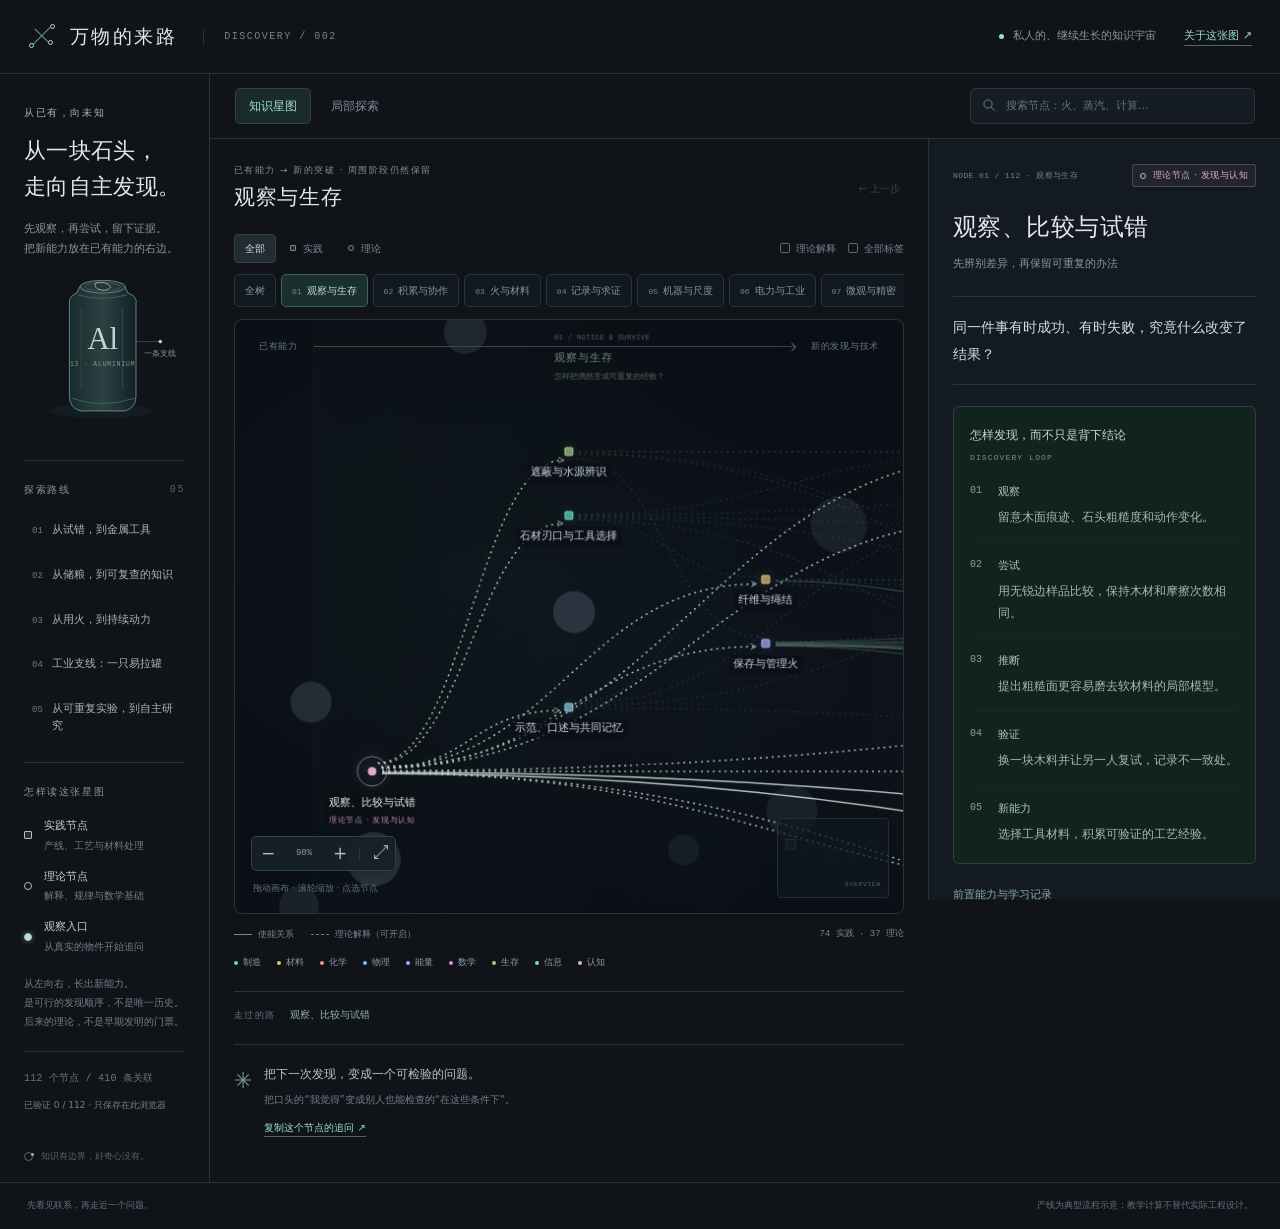
<file: index.html>
<!doctype html>
<html lang="zh-CN">
<head>
  <meta charset="utf-8">
  <meta name="viewport" content="width=device-width, initial-scale=1">
  <meta name="description" content="从原始工具出发，向右发展农业、制造、科学、电力、计算与智能。带前置能力和验证环节的可探索科技树。">
  <meta name="theme-color" content="#101419">
  <title>万物的来路 · 从石器到自主发现</title>
  <link rel="stylesheet" href="vendor/katex/katex.min.css">
  <link rel="stylesheet" href="style.css?v=atlas-2">
  <script defer src="vendor/katex/katex.min.js"></script>
  <script defer src="vendor/katex/contrib/mhchem.min.js"></script>
  <script defer src="vendor/katex/contrib/auto-render.min.js"></script>
  <script defer src="knowledge.js?v=atlas-2"></script>
  <script defer src="app.js?v=atlas-2"></script>
</head>
<body>
  <header class="masthead">
    <a class="brand-lockup" href="#observation-test" aria-label="万物的来路，回到观察与试验"><span class="brand-mark" aria-hidden="true"><i></i><i></i><i></i></span><span class="brand">万物的来路</span><span class="edition">DISCOVERY / 002</span></a>
    <div class="masthead-right"><span class="local-note"><i></i> 私人的、继续生长的知识宇宙</span><a href="README.md" target="_blank" class="text-link">关于这张图 ↗</a></div>
  </header>
  <main class="workspace">
    <aside class="rail">
      <p class="eyebrow">从已有，向未知</p>
      <h1>从一块石头，<br>走向自主发现。</h1>
      <p class="intro">先观察，再尝试，留下证据。<br>把新能力放在已有能力的右边。</p>
      <div class="specimen" aria-hidden="true">
        <svg viewBox="0 0 190 190">
          <defs><linearGradient id="metal" x1="0" x2="1"><stop offset="0" stop-color="#162b2d"/><stop offset=".5" stop-color="#2d4242"/><stop offset="1" stop-color="#122127"/></linearGradient></defs>
          <ellipse cx="91" cy="161" rx="57" ry="8" fill="#65d8be" opacity=".04"/>
          <path d="M56 42 Q55 34 64 30 L68 22 L117 22 L121 30 Q132 34 130 42 L130 145 Q130 157 118 161 L68 161 Q56 157 56 145Z" fill="url(#metal)" stroke="#7a9b96" stroke-width=".9"/>
          <ellipse cx="93" cy="23" rx="25" ry="7" fill="#243638" stroke="#7a9b96" stroke-width=".9"/>
          <ellipse cx="93" cy="23" rx="20" ry="4.5" fill="none" stroke="#496563" stroke-width=".7"/>
          <path d="M85 19 Q96 16 102 23 Q98 29 89 26 Q83 24 85 19Z" fill="none" stroke="#90b4ac"/>
          <path d="M59 147 Q91 159 128 147 M65 32 Q92 40 120 32" fill="none" stroke="#496563"/>
          <path d="M69 46 L69 137 M115 46 L115 137" stroke="#5b7874" stroke-width=".7" opacity=".5"/>
          <text x="93" y="92" text-anchor="middle" class="can-word">Al</text>
          <text x="93" y="111" text-anchor="middle" class="can-caption">13 · ALUMINIUM</text>
          <path d="M131 84 H155" stroke="#496563" stroke-width=".7"/><circle cx="157" cy="84" r="2" fill="#8ce3c4"/>
          <text x="157" y="100" text-anchor="middle" class="can-label">一条支线</text>
        </svg>
      </div>
      <div class="rail-section"><p class="eyebrow">探索路线 <span id="route-count"></span></p><nav id="routes" aria-label="探索路径"></nav></div>
      <div class="rail-section reading-guide">
        <p class="eyebrow">怎样读这张星图</p>
        <div class="guide-item"><i class="legend-shape practice"></i><div><strong>实践节点</strong><span>产线、工艺与材料处理</span></div></div>
        <div class="guide-item"><i class="legend-shape theory"></i><div><strong>理论节点</strong><span>解释、规律与数学基础</span></div></div>
        <div class="guide-item"><i class="legend-shape object"></i><div><strong>观察入口</strong><span>从真实的物件开始追问</span></div></div>
        <p class="small direction-note">从左向右，长出新能力。<br>是可行的发现顺序，不是唯一历史。<br>后来的理论，不是早期发明的门票。</p>
      </div>
      <div class="tree-count" id="tree-count"></div>
      <div class="progress-count" id="progress-count"></div>
      <div class="rail-bottom"><span class="tiny-orbit"></span><span>知识有边界，好奇心没有。</span></div>
    </aside>
    <section class="exploration" aria-label="知识星图与节点内容">
      <div class="explore-bar">
        <div class="view-switch" role="group" aria-label="图的范围"><button type="button" id="atlas-view" aria-pressed="true">知识星图</button><button type="button" id="focus-view" aria-pressed="false">局部探索</button></div>
        <div class="search-wrap"><svg viewBox="0 0 20 20" aria-hidden="true"><circle cx="8" cy="8" r="5.5"/><path d="m12 12 5 5"/></svg><label class="sr-only" for="search">找一个节点</label><input id="search" type="search" placeholder="搜索节点：火、蒸汽、计算…" autocomplete="off"><div id="search-results" hidden></div></div>
      </div>
      <div class="content-split">
        <div class="map-panel">
          <div class="map-title"><div><p class="eyebrow" id="map-kicker">新能力向右展开</p><h2 id="map-title">从原始能力，到自主发现</h2></div><button type="button" class="quiet-button" id="back" disabled>← 上一步</button></div>
          <div class="map-toolbar">
            <div class="type-switch" role="group" aria-label="按节点性质高亮"><button data-filter="all" aria-pressed="true">全部</button><button data-filter="practice" aria-pressed="false"><i class="legend-shape practice"></i>实践</button><button data-filter="theory" aria-pressed="false"><i class="legend-shape theory"></i>理论</button></div>
            <div class="map-toggles"><button class="label-toggle" id="toggle-explanations" aria-pressed="false">理论解释</button><button class="label-toggle" id="toggle-labels" aria-pressed="false">全部标签</button></div>
          </div>
          <nav id="stage-nav" class="stage-nav" aria-label="探索科技树的不同阶段"></nav>
          <div id="graph" tabindex="0" aria-label="从左向右的知识星图，可拖动与缩放，使用 Tab 选择节点">
            <div class="map-axis" aria-hidden="true"><span>已有能力</span><span class="axis-line"></span><span>新的发现与技术</span></div>
            <div id="universe"><svg id="starfield" aria-hidden="true"></svg><div id="regions" aria-hidden="true"></div><svg id="edges" aria-hidden="true"></svg><div id="node-layout"></div></div>
            <div class="canvas-hint" id="canvas-hint">拖动画布 · 滚轮缩放 · 点选节点</div>
            <div class="map-controls" role="group" aria-label="星图缩放"><button id="zoom-out" aria-label="缩小">−</button><output id="zoom-value">100%</output><button id="zoom-in" aria-label="放大">+</button><span></span><button id="fit-map" aria-label="适配全图" title="适配全图">⤢</button></div>
            <div class="minimap" aria-label="星图导航"><svg id="minimap" role="img" aria-label="全图位置预览"></svg><span>OVERVIEW</span></div>
          </div>
          <div class="map-foot"><span><i class="key-line"></i>使能关系</span><span><i class="key-line dashed"></i>理论解释（可开启）</span><span id="map-count"></span></div>
          <div class="domain-legend" aria-label="颜色表示学科"><span style="--domain:var(--making)"><i></i>制造</span><span style="--domain:var(--materials)"><i></i>材料</span><span style="--domain:var(--chemistry)"><i></i>化学</span><span style="--domain:var(--physics)"><i></i>物理</span><span style="--domain:var(--energy)"><i></i>能量</span><span style="--domain:var(--math)"><i></i>数学</span><span style="--domain:var(--life)"><i></i>生存</span><span style="--domain:var(--information)"><i></i>信息</span><span style="--domain:var(--cognition)"><i></i>认知</span></div>
          <div class="trail-panel"><p class="eyebrow">走过的路</p><div id="trail"></div></div>
          <div class="question-seed"><span class="seed-symbol" aria-hidden="true">✳</span><div><p>把下一次发现，变成一个可检验的问题。</p><p class="small" id="frontier-text"></p><button type="button" class="text-link" id="copy-question">复制这个节点的追问 ↗</button></div></div>
        </div>
        <article id="detail" class="detail-panel" aria-label="选中节点的工艺或理论与计算" aria-live="polite"></article>
      </div>
    </section>
  </main>
  <footer><span>先看见联系，再走近一个问题。</span><span>产线为典型流程示意；教学计算不替代实际工程设计。</span></footer>
</body>
</html>
</file>
<file: style.css>
:root{color-scheme:dark;--paper:#101419;--surface:#141a21;--ink:#e4e8ec;--secondary:#8a949f;--line:#29313b;--green:#9ce2c9;--orange:#e9b876;--making:#66d9bd;--materials:#dfbf79;--chemistry:#ec9984;--physics:#81b8ee;--energy:#a8acfa;--math:#c794df;--object:#e6efea}
*{box-sizing:border-box}body{margin:0;background:var(--paper);color:var(--ink);font:13px/1.7 "PingFang SC","Microsoft YaHei",system-ui,sans-serif}button,input{font:inherit}button,a,input{-webkit-tap-highlight-color:transparent}button{cursor:pointer;color:inherit;border:0}button:disabled{opacity:.35;cursor:default}button:focus-visible,a:focus-visible,input:focus-visible,#graph:focus-visible{outline:2px solid var(--green);outline-offset:4px}a{color:inherit}h1,h2,h3,p{margin:0}[hidden]{display:none!important}.sr-only{position:absolute;width:1px;height:1px;overflow:hidden;clip-path:inset(50%)}
.masthead{height:74px;padding:0 28px;display:flex;align-items:center;justify-content:space-between;border-bottom:1px solid var(--line);gap:20px}.brand-lockup{display:flex;align-items:center;gap:13px;text-decoration:none}.brand{font-size:19px;letter-spacing:.13em;font-weight:550}.edition{font:10px/1.5 ui-monospace,SFMono-Regular,Consolas,monospace;color:#76838e;letter-spacing:.15em;margin-left:13px;padding-left:20px;border-left:1px solid var(--line)}.brand-mark{position:relative;width:29px;height:30px;display:block}.brand-mark:before,.brand-mark:after{content:"";position:absolute;width:26px;height:1px;background:#64998c;transform:rotate(-45deg);top:15px;left:0}.brand-mark:after{width:19px;transform:rotate(45deg);left:4px;top:14px}.brand-mark i{position:absolute;width:5px;height:5px;border:1px solid #a7e1cd;border-radius:50%;background:var(--paper);z-index:1}.brand-mark i:first-child{top:3px;right:2px}.brand-mark i:nth-child(2){bottom:3px;left:1px}.brand-mark i:last-child{bottom:6px;right:4px}.masthead-right{display:flex;align-items:center;gap:28px}.local-note{font-size:11px;color:var(--secondary)}.local-note i{display:inline-block;width:5px;height:5px;border-radius:50%;background:var(--green);margin-right:6px}.text-link{background:transparent;color:var(--green);padding:0;width:fit-content;text-decoration:none;font-size:11px;border-bottom:1px solid #4c6c62}.workspace{display:grid;grid-template-columns:210px minmax(0,1fr);min-height:calc(100vh - 121px)}.rail{border-right:1px solid var(--line);padding:30px 24px 18px;display:flex;flex-direction:column;align-items:stretch}.eyebrow{font-size:10px;letter-spacing:.16em;color:var(--secondary);margin-bottom:12px}.rail>.eyebrow{color:#a5baaF}.rail h1{font-family:"Noto Serif SC","Songti SC",SimSun,serif;font-size:22px;font-weight:400;line-height:1.65;letter-spacing:.015em}.intro{font-size:11px;color:var(--secondary);line-height:1.9;margin-top:13px}.specimen{margin:4px -5px 5px}.specimen svg{display:block;width:100%;height:175px}.can-word{fill:#bfd8cf;font:34px Georgia,serif}.can-caption{fill:#839b92;font:7px ui-monospace,monospace;letter-spacing:1px}.can-label{fill:#7f9b94;font:9px system-ui,sans-serif}.rail-section{border-top:1px solid var(--line);padding-top:20px;margin-top:16px}.rail-section .eyebrow{display:flex;justify-content:space-between}.rail-section .eyebrow span{font-family:ui-monospace,monospace;color:#54616c}#routes{display:flex;flex-direction:column;gap:5px}#routes button{width:100%;background:transparent;text-align:left;border:1px solid transparent;border-radius:4px;padding:10px 7px;font-size:11px;color:#a9b2bd;line-height:1.6;display:flex;align-items:baseline;gap:9px}#routes button:hover{background:#1a2529;color:var(--ink)}#routes button.active{background:#1c2d2c;border-color:#354a42;color:var(--green)}.route-index{font:9px/1.5 ui-monospace,Consolas,monospace;color:#697b80}.reading-guide .eyebrow{margin-bottom:17px}.guide-item{display:flex;align-items:center;gap:12px;margin:14px 0}.guide-item strong{font-size:11px;font-weight:400;color:#c6ced7;display:block}.guide-item span{font-size:10px;color:#6e7c88;display:block;margin-top:1px}.legend-shape{display:inline-block;width:8px;height:8px;border:1px solid #a7c2bb;flex-shrink:0}.legend-shape.practice{border-radius:1px;background:#a7c2bb25}.legend-shape.theory{border-radius:50%}.legend-shape.object{border-radius:50%;box-shadow:0 0 0 3px #a7c2bb18;background:#c3dfd1}.small{font-size:11px;line-height:1.9;color:var(--secondary)}.direction-note{margin-top:19px;font-size:10px;color:#717f8a}.tree-count{font:10px/1.8 ui-monospace,Consolas,monospace;letter-spacing:.02em;color:#687580;margin-top:20px;padding-top:18px;border-top:1px solid var(--line)}.rail-bottom{display:flex;gap:8px;align-items:center;font-size:9px;color:#55616b;margin-top:auto;padding-top:36px}.tiny-orbit{width:9px;height:9px;border:1px solid #526d62;border-radius:50%;position:relative}.tiny-orbit:after{content:"";position:absolute;right:-2px;top:0;width:3px;height:3px;background:#9cbdac;border-radius:50%}
.exploration{min-width:0}.explore-bar{height:65px;padding:0 25px;border-bottom:1px solid var(--line);display:flex;align-items:center;justify-content:space-between;gap:20px}.view-switch{display:flex;gap:6px}.view-switch button{background:transparent;color:#7e8c99;padding:7px 13px;border:1px solid transparent;border-radius:5px;font-size:12px}.view-switch button[aria-pressed=true]{color:var(--green);background:#1b2a2a;border-color:#31443d}.search-wrap{position:relative;width:285px;max-width:45%}.search-wrap>svg{position:absolute;left:12px;top:10px;width:15px;height:15px;fill:none;stroke:#6f7d8b;stroke-width:1.3}#search{width:100%;background:#151c24;border:1px solid #2b3540;color:var(--ink);padding:8px 12px 8px 35px;border-radius:5px;font-size:11px;outline-offset:2px}#search::placeholder{color:#657381}#search-results{position:absolute;top:43px;left:0;right:0;background:#1a222c;border:1px solid #34414c;padding:5px;border-radius:5px;z-index:20;box-shadow:0 12px 30px #0007;max-height:340px;overflow:auto}#search-results button{display:flex;gap:8px;align-items:center;width:100%;padding:9px 8px;background:none;text-align:left;font-size:11px;border-radius:3px}#search-results button:hover{background:#26323b}#search-results .result-type{margin-left:auto;color:#8a9aab;font-size:9px}.content-split{display:grid;grid-template-columns:minmax(0,1fr) 352px;align-items:start}.map-panel{min-width:0;padding:24px 24px 22px}.map-title{display:flex;align-items:center;justify-content:space-between;gap:15px;margin-bottom:20px}.map-title .eyebrow{margin-bottom:4px;font-size:9px;color:#7e918e}.map-title h2{font-size:21px;letter-spacing:.03em;font-weight:450;line-height:1.5}.quiet-button{background:none;color:var(--secondary);font-size:10px;white-space:nowrap;padding:4px}.map-toolbar{display:flex;align-items:center;justify-content:space-between;gap:12px;margin-bottom:13px}.type-switch{display:flex;align-items:center;gap:3px}.type-switch button{display:flex;align-items:center;justify-content:center;gap:7px;padding:5px 10px;background:transparent;color:#7c8996;font-size:10px;border-radius:4px;border:1px solid transparent}.type-switch button[aria-pressed=true]{background:#222c33;color:#d0d9de;border-color:#344049}.type-switch .legend-shape{width:6px;height:6px;border-color:currentColor}.label-toggle{background:none;color:#748390;font-size:10px;padding:5px 0}.label-toggle:before{content:"";display:inline-block;vertical-align:-1px;width:8px;height:8px;border:1px solid #596873;border-radius:2px;margin-right:6px}.label-toggle[aria-pressed=true]{color:var(--green)}.label-toggle[aria-pressed=true]:before{background:#84cdb4;border-color:#84cdb4;box-shadow:inset 0 0 0 2px var(--paper)}
#graph{position:relative;height:clamp(480px,calc(100vh - 305px),860px);min-height:480px;overflow:hidden;isolation:isolate;background:#0b1016;border:1px solid #28333b;border-radius:8px;cursor:grab;touch-action:none;user-select:none;--zoom:1}#graph.is-dragging{cursor:grabbing}#graph:before{content:"";position:absolute;inset:0;pointer-events:none;background:radial-gradient(ellipse at 35% 42%,#294c4a16,transparent 50%),radial-gradient(ellipse at 80% 60%,#38426617,transparent 52%);z-index:-1}#universe{position:absolute;inset:0 auto auto 0;transform-origin:0 0;will-change:transform}#starfield,#edges,#regions,#node-layout{position:absolute;inset:0;width:100%;height:100%}#starfield,#edges,#regions{pointer-events:none}#node-layout{pointer-events:none}#edges{overflow:visible}.map-axis{position:absolute;inset:19px 24px auto;display:flex;gap:16px;align-items:center;z-index:3;pointer-events:none;color:#667783;font-size:9px;letter-spacing:.08em}.axis-line{height:1px;flex:1;background:linear-gradient(90deg,#345046,#314153)}.axis-line:after{content:"";display:block;width:5px;height:5px;border-right:1px solid #52616b;border-top:1px solid #52616b;transform:rotate(45deg);margin-left:auto;margin-top:-2px}.region-label{position:absolute;font-size:calc(12px / var(--zoom));font-weight:400;letter-spacing:.09em;color:var(--region-color);opacity:.38;white-space:nowrap;transform:translate(-50%,-50%)}.region-label span{display:block;font:calc(8px / var(--zoom))/1.8 ui-monospace,monospace;letter-spacing:.2em;margin-top:3px;opacity:.7}.edge{fill:none;stroke:var(--edge-color,#5b7374);stroke-width:.85;opacity:.35;vector-effect:non-scaling-stroke}.edge.explains{stroke-dasharray:3 5;opacity:.26}.edge.highlight{stroke-width:1.3;opacity:.76}.edge.route-edge{stroke:#a3d9c7;stroke-width:1.5;opacity:.85}.edge.dim{opacity:.065}.edge.type-dim{opacity:.03}.graph-node{position:absolute;width:calc(15px / var(--zoom));height:calc(15px / var(--zoom));padding:0;background:transparent;transform:translate(-50%,-50%);pointer-events:auto;border-radius:50%;z-index:2;--category:var(--green)}.graph-node:before{content:"";position:absolute;inset:calc(-10px / var(--zoom));border-radius:50%;pointer-events:auto}.node-core{display:block;position:absolute;inset:calc(3px / var(--zoom));border:calc(1.3px / var(--zoom)) solid var(--category);border-radius:50%;background:#122027;box-shadow:0 0 calc(10px / var(--zoom)) color-mix(in srgb,var(--category) 20%,transparent);transition:background .15s,box-shadow .15s}.graph-node.practice .node-core{border-radius:calc(1.5px / var(--zoom));background:color-mix(in srgb,var(--category) 70%,#152322);border-width:calc(1px / var(--zoom))}.graph-node.object .node-core{inset:calc(2px / var(--zoom));background:#c5e7d7;box-shadow:0 0 calc(18px / var(--zoom)) #a7dec94d}.graph-node.object:after{content:"";position:absolute;inset:calc(-3px / var(--zoom));border:calc(1px / var(--zoom)) solid #b1d1c452;border-radius:50%;pointer-events:none}.graph-node.selected{z-index:8}.graph-node.selected:after{content:"";position:absolute;inset:calc(-8px / var(--zoom));border:calc(1px / var(--zoom)) solid var(--category);border-radius:50%;opacity:.6;box-shadow:0 0 calc(16px / var(--zoom)) color-mix(in srgb,var(--category) 15%,transparent);pointer-events:none}.graph-node.selected .node-core,.graph-node:hover .node-core,.graph-node:focus-visible .node-core{background:var(--category);box-shadow:0 0 calc(16px / var(--zoom)) color-mix(in srgb,var(--category) 50%,transparent)}.graph-node:hover,.graph-node:focus-visible{z-index:10}.graph-node:focus-visible{outline-width:calc(1.5px / var(--zoom));outline-offset:calc(4px / var(--zoom))}.node-label{position:absolute;top:calc(24px / var(--zoom));left:50%;transform:translateX(-50%);white-space:nowrap;font-size:calc(11px / var(--zoom));line-height:1.6;font-weight:400;color:#a1adb8;background:#0b1016be;padding:calc(1px / var(--zoom)) calc(4px / var(--zoom));border-radius:calc(3px / var(--zoom));text-align:center;pointer-events:auto;max-width:calc(185px / var(--zoom))}.node-label strong{font:inherit}.node-subtitle{display:none;font-size:calc(8px / var(--zoom));letter-spacing:.08em;color:var(--category);margin-top:calc(2px / var(--zoom));opacity:.8}.graph-node.selected .node-subtitle{display:block}.graph-node.selected .node-label{color:#e8f2ed}.graph-node.related .node-label,.graph-node.route-node .node-label{color:#c9d8dc}.graph-node.context-dim .node-core{opacity:.36}.graph-node.context-dim .node-label{opacity:.32}.graph-node.type-dim{opacity:.15}.graph-node.type-dim:hover,.graph-node.type-dim:focus-visible{opacity:.8}.graph-node.label-hidden:not(.selected):not(:hover):not(:focus-visible) .node-label{display:none}.graph-node:hover .node-label,.graph-node:focus-visible .node-label{display:block!important;opacity:1!important;color:var(--ink)}.canvas-hint{position:absolute;left:18px;bottom:17px;color:#61717e;font-size:9px;pointer-events:none}.map-controls{display:flex;align-items:center;gap:3px;position:absolute;left:16px;bottom:42px;background:#172028eF;border:1px solid #35404a;border-radius:5px;padding:3px;box-shadow:0 4px 12px #0003}.map-controls button{width:26px;height:27px;background:transparent;color:#b1bfc9;font-size:17px;line-height:1}.map-controls button:hover{background:#29343e;border-radius:3px}.map-controls output{width:40px;text-align:center;font:9px/1.4 ui-monospace,monospace;color:#8a9aa9}.map-controls>span{height:13px;width:1px;background:var(--line);margin:0 3px}.minimap{position:absolute;right:14px;bottom:15px;width:112px;padding:7px;border:1px solid #28353e;border-radius:4px;background:#111922dc;opacity:.85;cursor:crosshair}.minimap svg{display:block;width:96px;height:51px}.minimap>span{display:block;text-align:right;font:6px/1.6 ui-monospace,monospace;letter-spacing:.15em;color:#5f7382;margin-top:3px}.map-foot{display:flex;align-items:center;gap:17px;font-size:9px;color:#748491;margin-top:13px}.map-foot>span{display:flex;gap:6px;align-items:center}.map-foot>span:last-child{margin-left:auto;font-family:ui-monospace,monospace;white-space:nowrap}.key-line{width:18px;height:1px;border-top:1px solid #718c8b}.key-line.dashed{border-top-style:dashed;border-color:#687e91}.domain-legend{display:flex;flex-wrap:wrap;gap:16px;margin-top:13px;font-size:9px;color:#8d99a3}.domain-legend>span{display:flex;align-items:center;gap:5px}.domain-legend i{display:block;width:4px;height:4px;border-radius:50%;background:var(--domain)}.trail-panel{border-top:1px solid var(--line);margin-top:21px;padding-top:14px;display:flex;align-items:baseline;gap:14px}.trail-panel .eyebrow{font-size:9px;white-space:nowrap;margin:0;color:#5f7380}#trail{display:flex;flex-wrap:wrap;gap:6px;align-items:center;font-size:10px}#trail button{background:none;padding:0;color:#91b3a8}#trail button:hover{color:var(--green)}.trail-arrow{color:#536773;font-size:10px}.question-seed{display:flex;gap:12px;padding-top:19px;margin-top:20px;border-top:1px solid var(--line)}.seed-symbol{color:#759c8c;font-size:22px;line-height:1.5}.question-seed p:first-child{font-size:12px;color:#b7c4cd;margin-bottom:6px}.question-seed .small{font-size:10px;color:#6f7e8c}.question-seed .text-link{margin-top:10px;font-size:10px}
.detail-panel{position:sticky;top:0;border-left:1px solid var(--line);padding:25px 24px 30px;background:#141a21;max-height:calc(100vh - 139px);min-height:calc(100vh - 139px);overflow:auto;scrollbar-width:thin;scrollbar-color:#35424b transparent;min-width:0}.detail-meta{display:flex;align-items:center;justify-content:space-between;margin-bottom:22px}.detail-number{font:9px/1.5 ui-monospace,monospace;letter-spacing:.13em;color:#6f8490}.node-type-badge{display:flex;align-items:center;gap:7px;width:fit-content;font-size:9px;letter-spacing:.05em;color:var(--node-color,var(--green));border:1px solid color-mix(in srgb,var(--node-color,var(--green)) 25%,transparent);background:color-mix(in srgb,var(--node-color,var(--green)) 7%,transparent);border-radius:3px;padding:3px 7px}.node-type-badge .legend-shape{width:6px;height:6px;border-color:currentColor}.detail-header h2{font-size:24px;font-weight:450;line-height:1.5;margin-bottom:9px;letter-spacing:.02em}.detail-header .subtitle{font-size:11px;line-height:1.9;color:#8797a5}.detail-question{font-size:14px;line-height:1.9;color:#d3dddE;border-top:1px solid var(--line);border-bottom:1px solid var(--line);margin:21px 0;padding:17px 0}.detail-section{margin-bottom:24px}.detail-section h3{font-size:10px;letter-spacing:.12em;color:#87a99e;font-weight:450;margin-bottom:10px}.detail-section p{font-size:12px;color:#b6c1cb;line-height:2;white-space:pre-line;overflow-wrap:anywhere}.production-card{border:1px solid #324341;border-radius:5px;padding:14px;margin:20px 0;background:#182421}.production-card h3{font-size:10px;color:#a9cdbc;font-weight:400;display:flex;justify-content:space-between;gap:10px;margin-bottom:13px}.production-card h3 span{font:8px/1.8 ui-monospace,monospace;color:#658477;letter-spacing:.07em;white-space:nowrap}.production-card ol{list-style:none;margin:0;padding:0 0 0 3px}.production-card li{position:relative;padding:0 0 15px 19px;border-left:1px solid #365448;font-size:11px;color:#b5c9c0;line-height:1.9}.production-card li:before{content:"";position:absolute;left:-3px;top:7px;width:5px;height:5px;background:#8ec7ad;border-radius:1px}.production-card li:last-child{padding-bottom:0;border-left-color:transparent}.production-card li small{display:block;font-size:8px;color:#7b9c8f;letter-spacing:.1em}.production-caption{font-size:9px;color:#648174;margin-top:12px;line-height:1.8}.theory-card{border-left:2px solid var(--node-color,#81b8ee);padding:9px 12px;background:#1c242e;margin:19px 0;font-size:10px;color:#97aabd;line-height:1.9}.equation{background:#1c252d;border-left:2px solid #536f68;padding:13px 12px;margin-bottom:12px}.formula{color:#d4e5db;font-family:inherit;white-space:normal;overflow-x:auto;overflow-y:hidden;padding:5px 0}.formula .katex-display{margin:.4em 0;text-align:left}.formula .katex-display>.katex{text-align:left}.formula .katex{font-size:1.12em}.equation .terms{font-size:10px;color:#899eac;line-height:1.9;margin-top:7px}.equation .scope{font-size:10px;color:#799080;line-height:1.8;margin-top:8px;padding-top:7px;border-top:1px solid #334149}.detail-panel .katex{font-size:1.08em}.terms .katex,.scope .katex{font-size:1.15em}.detail-section p>.katex{display:inline-block;max-width:100%;overflow-x:auto;overflow-y:hidden;vertical-align:middle;padding:2px 0}.example-block{padding-top:17px;border-top:1px solid var(--line)}.gotcha{border-left:2px solid #ac8759;padding-left:12px}.gotcha h3{color:#c1a17a}.deps{display:flex;flex-direction:column;gap:4px}.deps button{display:flex;justify-content:space-between;text-align:left;gap:10px;padding:9px 0;background:none;border-bottom:1px solid #293540;font-size:11px;color:#a4c9ba;line-height:1.7}.deps button span:last-child{font-size:9px;color:#7c8e9d}.deps button:hover{color:#d9f4e7}details.sources{border-top:1px solid var(--line);padding-top:15px;font-size:10px;color:#8396a2}details summary{cursor:pointer}.sources ol{padding-left:17px;margin-bottom:0}.sources li{margin-top:9px}.sources a{text-decoration:none;border-bottom:1px dotted #506d63;color:#96b6aa;font-size:10px;overflow-wrap:anywhere}.calc{border-radius:5px;padding:16px 14px;margin:21px 0;background:#1b2a27;border:1px solid #32453d}.calc h3{font-size:12px;font-weight:400;color:#c4dbce}.calc .calc-note{font-size:10px;color:#8b9f93;line-height:1.9;margin:8px 0 13px}.calc label{display:flex;justify-content:space-between;gap:10px;font-size:10px;color:#b4c6b9;margin-top:13px}.calc input[type=range]{display:block;width:100%;accent-color:#96cdb5;margin-top:7px;height:12px}.calc output{font-variant-numeric:tabular-nums;color:#d5e8db}.calc-result{display:flex;flex-wrap:wrap;gap:15px;border-top:1px solid #354940;margin-top:16px;padding-top:13px}.calc-result>div{flex:1;min-width:90px}.calc-result .label{display:block;font-size:9px;color:#8ea795}.calc-result output{font:22px/1.6 Georgia,serif}.calc-result .katex{font-size:.85em}.calc-caption{margin-top:11px!important;font-size:10px!important;color:#88a18f}.calc-caption .katex-display{overflow-x:auto;overflow-y:hidden;margin:12px 0;padding:4px 0}.calc-caption .katex{font-size:1.3em}footer{display:flex;align-items:center;justify-content:space-between;gap:20px;border-top:1px solid var(--line);padding:15px 27px;font-size:9px;color:#61727f}
@media(min-width:1700px){.workspace{grid-template-columns:240px minmax(0,1fr)}.rail{padding:35px 30px 25px}.content-split{grid-template-columns:minmax(0,1fr) 390px}.map-panel{padding:29px 31px}.detail-panel{padding:30px}.rail h1{font-size:27px}.specimen svg{height:205px}}
@media(max-width:1250px){.workspace{grid-template-columns:184px minmax(0,1fr)}.rail{padding:27px 18px 18px}.rail h1{font-size:21px}.content-split{grid-template-columns:minmax(0,1fr) 305px}.map-panel{padding:22px 18px}.detail-panel{padding:23px 19px}.map-foot{gap:10px;font-size:8px}.domain-legend{gap:12px}.map-title h2{font-size:19px}.guide-item{gap:10px}.specimen svg{height:155px}}
@media(max-width:1050px){.workspace{grid-template-columns:180px minmax(0,1fr)}.content-split{grid-template-columns:1fr}.detail-panel{position:static;max-height:none;min-height:0;border-left:0;border-top:1px solid var(--line);padding:27px;column-count:1}.detail-header h2{font-size:26px}.map-panel{padding:24px}.masthead .local-note{display:none}#graph{height:560px;min-height:450px}.detail-section p{font-size:13px}.detail-panel .production-card{max-width:520px}.detail-panel .calc{max-width:550px}.rail-bottom{margin-top:35px}}
@media(max-width:650px){.masthead{height:61px;padding:0 18px}.brand{font-size:16px}.edition{font-size:8px;padding-left:11px;margin-left:0;letter-spacing:.08em}.brand-lockup{gap:9px}.brand-mark{transform:scale(.8);width:24px}.masthead-right .text-link{font-size:9px}.workspace{display:block}.rail{position:relative;padding:22px 20px 16px;border-right:0;border-bottom:1px solid var(--line);display:block}.rail>.eyebrow{font-size:9px;margin-bottom:7px}.rail h1{font-size:22px;line-height:1.6;max-width:72%}.intro{font-size:10px;margin-top:8px}.specimen{position:absolute;top:20px;right:17px;width:107px;margin:0}.specimen svg{height:160px}.rail-section{padding-top:14px;margin-top:20px}.rail-section .eyebrow{font-size:9px;margin-bottom:8px}.reading-guide,.rail-bottom,.tree-count{display:none}#routes{flex-direction:row;gap:6px;overflow:auto;margin-right:-20px;padding-right:20px}#routes button{width:auto;white-space:nowrap;padding:7px 10px;border-color:#2d3842;font-size:10px}.route-index{display:none}.explore-bar{height:auto;min-height:65px;padding:14px 18px;gap:12px;flex-wrap:wrap}.search-wrap{width:100%;max-width:100%}.view-switch button{font-size:11px;padding:6px 11px}.map-panel{padding:20px 15px}.map-title{margin-bottom:15px}.map-title h2{font-size:19px}.map-title .eyebrow{font-size:8px}.quiet-button{font-size:9px}.map-toolbar{margin-bottom:12px}#graph{height:490px;min-height:400px}.map-axis{inset:17px 17px auto;font-size:8px;gap:10px}.map-foot{font-size:8px;gap:9px}.map-foot>span:last-child{font-size:8px}.domain-legend{font-size:8px;gap:15px}.canvas-hint{font-size:8px;left:12px;bottom:12px}.map-controls{left:12px;bottom:32px}.minimap{width:86px;right:10px;bottom:10px;padding:5px}.minimap svg{width:74px;height:39px}.minimap>span{font-size:5px}.trail-panel{gap:10px;margin-top:18px}.detail-panel{padding:25px 20px}.detail-section p{font-size:12px}.question-seed{margin-top:16px;padding-top:17px}footer{display:block;padding:16px 20px;font-size:8px}footer span:last-child{display:block;margin-top:5px}}
@media(max-width:650px){.region-label{font-size:calc(10px / var(--zoom));opacity:.28}.region-label span{display:none}}
@media(prefers-reduced-motion:reduce){*{scroll-behavior:auto!important;transition:none!important}}
:root{--life:#a8c985;--information:#86cddb;--cognition:#dfacd0}
.progress-count{font-size:9px;line-height:1.8;color:#718581;margin-top:9px}
.map-toggles{display:flex;gap:12px;align-items:center}
.stage-nav{display:flex;gap:5px;overflow-x:auto;overscroll-behavior-x:contain;scrollbar-width:thin;scrollbar-color:#395447 #0c1418;padding:0 0 12px;margin-top:-2px}
.stage-nav button{flex-shrink:0;padding:7px 10px;border:1px solid var(--line);border-radius:5px;font-size:10px;color:var(--secondary);background:#111920}
.stage-nav button small{font-family:ui-monospace,monospace;font-size:8px;margin-right:5px;color:#718982}
.stage-nav button[aria-pressed=true]{background:#1b302d;border-color:#426159;color:#b4ddce}
.stage-nav button:hover{border-color:#739b8c}
.edge.enables{stroke:#55766b;stroke-width:1.1;opacity:.55}
.edge.support{stroke-dasharray:2 4;opacity:.32}.edge.alternative{stroke-dasharray:7 4}
.edge.enables.highlight{stroke:#c0d4ca;opacity:.9;stroke-width:1.5}
.edge.enables.route-edge{stroke:#a3d0bd;opacity:.95;stroke-width:1.8}
.edge.enables.dim{opacity:.075}.edge.enables.type-dim{opacity:.03}
.stage-region{position:absolute;top:20px;border-left:1px solid #29403b45;pointer-events:none;background:linear-gradient(90deg,#41615309,transparent)}
.stage-region .region-label{opacity:.65;font-size:calc(11px / var(--zoom));transform:translate(-50%,-50%)}
.stage-region .region-label small{display:block;font-family:ui-monospace,monospace;font-size:calc(7px / var(--zoom));letter-spacing:.05em;margin-bottom:calc(5px / var(--zoom));color:#799087}
.stage-region .region-label span{letter-spacing:0;font-size:calc(8px / var(--zoom))}
#graph.overview .stage-region .region-label{font-size:calc(9px / var(--zoom))}
#graph.overview .stage-region .region-label small,#graph.overview .stage-region .region-label span{display:none}
.edge{vector-effect:non-scaling-stroke}
#graph.overview .edge.enables{stroke-width:.6;opacity:.18}
#graph.overview .edge.enables.highlight,#graph.overview .edge.enables.route-edge{stroke-width:1.1;opacity:.7}
#graph.overview .edge.enables.dim{opacity:.035}
.graph-node.stage-dim .node-core{opacity:.25}.graph-node.stage-dim .node-label{opacity:.2}
.graph-node.verified .node-core{box-shadow:0 0 0 calc(3px / var(--zoom)) #9cd2bd33,0 0 calc(10px / var(--zoom)) #9cd2bd33}
.detail-meta{flex-wrap:wrap;gap:8px}.detail-number{font-size:8px;letter-spacing:.05em}
.discovery-card{padding:18px 16px;background:#12221f;border:1px solid #2a443b;border-radius:6px;margin:0 0 22px}
.discovery-card h3{font-weight:400;font-size:12px;color:#c4ddd3;margin:0 0 16px}
.discovery-card h3>span{display:block;font-family:ui-monospace,monospace;font-size:8px;letter-spacing:.14em;color:#6f9989;margin-top:5px}
.discovery-card ol{list-style:none;counter-reset:discovery;margin:0;padding:0}
.discovery-card li{counter-increment:discovery;position:relative;padding:0 0 13px 28px;margin:0 0 11px;border-bottom:1px solid #2b403838}
.discovery-card li:last-child{margin:0;padding-bottom:0;border:0}
.discovery-card li:before{content:counter(discovery,decimal-leading-zero);position:absolute;left:0;top:2px;font-family:ui-monospace,monospace;font-size:10px;color:#75aa96}
.discovery-card strong{font-size:11px;font-weight:400;color:#aacbbd}
.discovery-card li p{font-size:12px;line-height:1.8;margin:5px 0 0;color:#a3b8b0}
.capability-card{margin-bottom:24px;padding:0 0 22px;border-bottom:1px solid var(--line)}
.capability-card h3{color:#88ad9d;font-size:11px;font-weight:400;margin-bottom:9px}.capability-card>p{font-size:10px;line-height:1.8;color:#81918e}
.capability-card .deps{margin-top:10px}.capability-card .deps button span:last-child{font-size:9px}
.verify-button{width:100%;margin:13px 0 8px;padding:10px;border:1px solid #395b4f;background:#1c3029;border-radius:4px;color:#b5d7c8;font-size:11px;text-align:center}
.verify-button[aria-pressed=true]{background:#295041}.capability-card>small{font-size:9px;line-height:1.7;color:#798b84;display:block}
.frontier{border-left:2px solid #526655;padding-left:12px}
@media(max-width:650px){.map-toolbar{flex-wrap:wrap;gap:8px}.map-toggles{gap:14px}.stage-nav{margin-top:2px}.stage-region .region-label small,.stage-region .region-label span{display:none}.progress-count{display:none}.edition{font-size:7px}}
</file>
